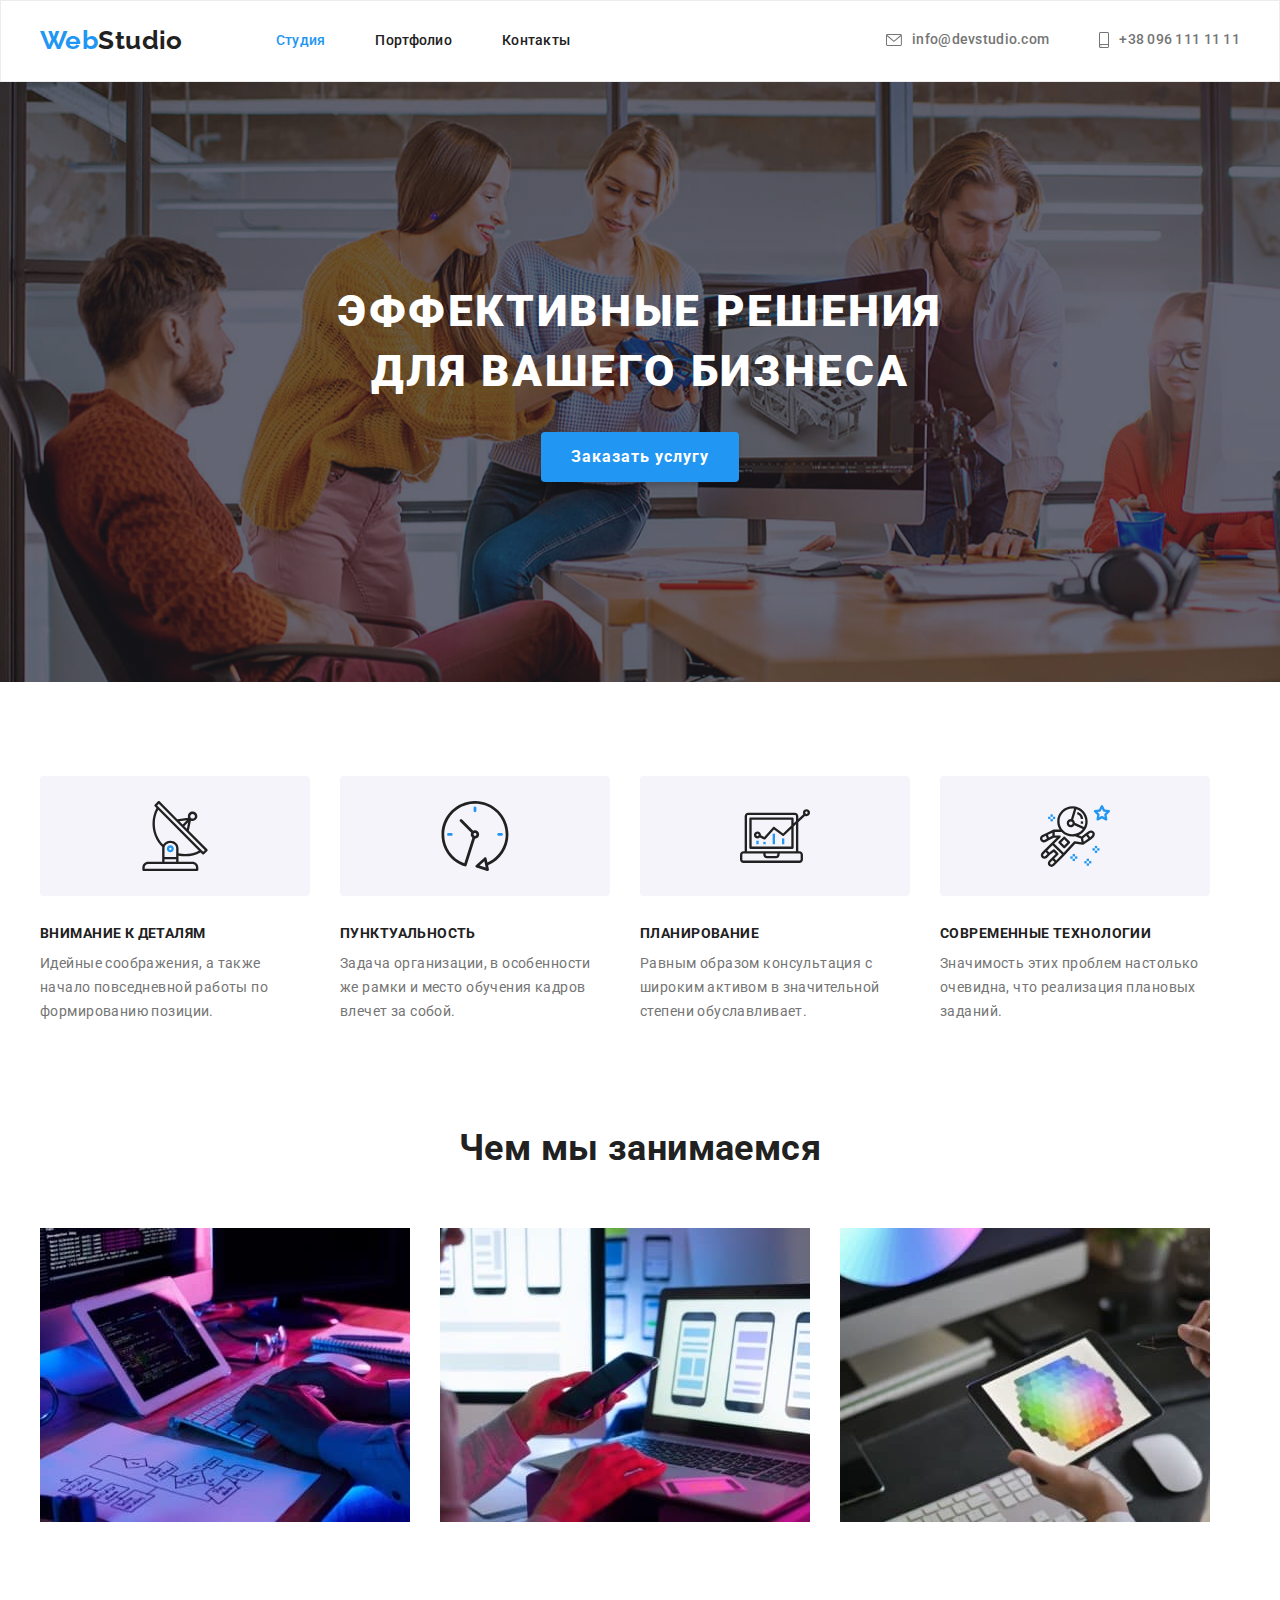
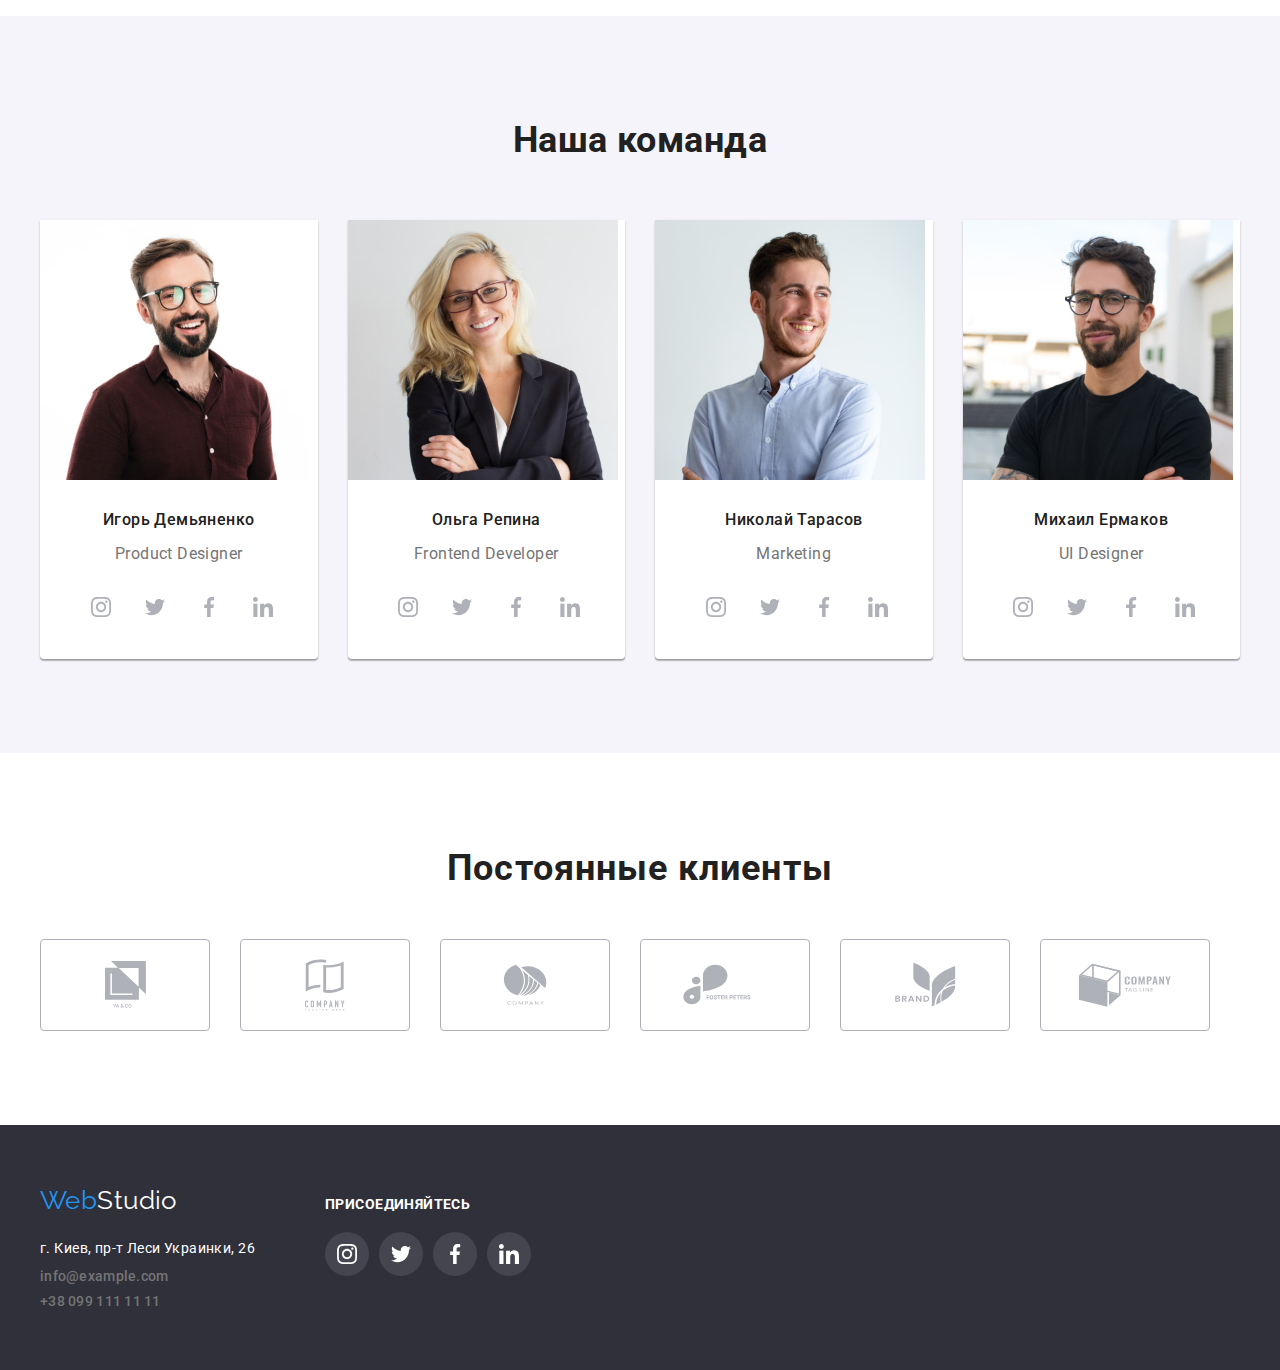
<file: index.html>
<!DOCTYPE html>
<html lang="en">
  <head>
    <meta charset="UTF-8" />
    <meta http-equiv="X-UA-Compatible" content="IE=edge" />
    <meta name="viewport" content="width=device-width, initial-scale=1.0" />
    <title>WebStudio</title>
    <link rel="preconnect" href="https://fonts.gstatic.com" />
    <link
      href="https://fonts.googleapis.com/css2?family=Raleway:wght@700&family=Roboto:wght@400;500;700;900&display=swap"
      rel="stylesheet"
    />
    <link
      rel="stylesheet"
      href="https://cdnjs.cloudflare.com/ajax/libs/modern-normalize/0.2.0/modern-normalize.min.css"
      integrity="sha512-sqIVMkf5f8XGYI/UZYGs7wODxlUeoj9JknataPfUwtvrSKWMHrMXGZ7Evb6nabFYJQG15vFFyALe6r0nWCD1Ug=="
      crossorigin="anonymous"
    />
    <link rel="stylesheet" href="./css/style.css" />
  </head>

  <!-- BODY -->

  <body>
    <!-- HEADER -->
    <header class="header">
      <div class="container header-container">
        <!--NAVIGATION-->
        <nav class="menu-nav">
          <!--LOGO-->
          <a class="logo-header link" href="/index.html">
            <span class="logo-word">Web</span>Studio
          </a>
          <!--MENU-->
          <ul class="menu list">
            <li class="menu-item">
              <a class="menu-link link studio" href="./index.html">Студия</a>
            </li>
            <li class="menu-item">
              <a class="menu-link link" href="./portfolio.html">Портфолио</a>
            </li>
            <li class="menu-item">
              <a class="menu-link link" href="http://">Контакты</a>
            </li>
          </ul>
        </nav>

        <!--CONTACTS-->
        <ul class="contact-list list">
          <li>
            <a class="mail-link link" href="mailto:info@devstudio.com"
              ><svg class="mail-icon">
                <use href="./images/sprite.svg#icon-envelope"></use>
              </svg>
              info@devstudio.com</a
            >
          </li>
          <li>
            <a class="tel-link link" href="tel:++380961111111"
              ><svg class="smartphone-icon">
                <use href="./images/sprite.svg#icon-smartphone"></use>
              </svg>
              +38 096 111 11 11</a
            >
          </li>
        </ul>
      </div>
    </header>
    <!--END HEADER -->

    <!-- MAIN CONTENT -->
    <main>
      <!-- SECTION ONE - HERO -->

      <section class="hero">
        <div class="container hero-container">
          <h1 class="hero-text">
            Эффективные решения<br />
            для вашего бизнеса
          </h1>
          <button class="modal-btn" type="button">Заказать услугу</button>
        </div>
      </section>

      <!-- SECTION TWO - OUR WORK -->

      <section class="section our-work">
        <div class="container">
          <ul class="our-work-list list">
            <li class="our-work-list-item">
              <!-- icons -->
              <div class="our-work-icon-div">
                <svg class="our-work-icon" width="" height="">
                  <use href="./images/sprite.svg#icon-antenna"></use>
                </svg>
              </div>
              <!-- end icons -->
              <h3 class="our-work-list-item-h3">Внимание к деталям</h3>
              <p class="our-work-list-item-p">
                Идейные соображения, а также начало повседневной работы по
                формированию позиции.
              </p>
            </li>
            <li class="our-work-list-item">
              <!-- icons -->
              <div class="our-work-icon-div">
                <svg class="our-work-icon" width="" height="">
                  <use href="./images/sprite.svg#icon-clock"></use>
                </svg>
              </div>
              <!-- end icons -->
              <h3 class="our-work-list-item-h3">Пунктуальность</h3>
              <p class="our-work-list-item-p">
                Задача организации, в особенности же рамки и место обучения
                кадров влечет за собой.
              </p>
            </li>
            <li class="our-work-list-item">
              <!-- icons -->
              <div class="our-work-icon-div">
                <svg class="our-work-icon" width="" height="">
                  <use href="./images/sprite.svg#icon-diagram"></use>
                </svg>
              </div>
              <!-- end icons -->
              <h3 class="our-work-list-item-h3">Планирование</h3>
              <p class="our-work-list-item-p">
                Равным образом консультация с широким активом в значительной
                степени обуславливает.
              </p>
            </li>
            <li class="our-work-list-item">
              <!-- icons -->
              <div class="our-work-icon-div">
                <svg class="our-work-icon" width="" height="">
                  <use href="./images/sprite.svg#icon-astronaut"></use>
                </svg>
              </div>
              <!-- end icons -->
              <h3 class="our-work-list-item-h3">Современные технологии</h3>
              <p class="our-work-list-item-p">
                Значимость этих проблем настолько очевидна, что реализация
                плановых заданий.
              </p>
            </li>
          </ul>
        </div>
      </section>

      <!-- OUR WORK IMAGES-->
      <section class="section our-work-images">
        <div class="container">
          <h2 class="our-work-team-h2">Чем мы занимаемся</h2>
          <ul class="our-work-imgs list">
            <li class="our-work-imgs-item">
              <img
                src="./images/pictures/print.jpg"
                alt="человек печатает на клавиатуре"
                width="370"
                height="294"
              />
            </li>
            <li class="our-work-imgs-item">
              <img
                src="./images/pictures/smartphone.jpg"
                alt="человек смотрит в смартфон"
                width="370"
                height="294"
              />
            </li>
            <li class="our-work-imgs-item">
              <img
                src="./images/pictures/choise.jpg"
                alt="человек выбирает цвет на планшете"
                width="370"
                height="294"
              />
            </li>
          </ul>
        </div>
      </section>

      <!-- SECTION THREE - TEAM -->
      <section class="section team">
        <div class="container">
          <h2 class="our-work-team-h2">Наша команда</h2>
          <ul class="team-list list">
            <li class="team-list-item">
              <img
                src="./images/team/productdesigner.jpg"
                alt="Игорь Демьяненко"
                width="270"
                height="260"
              />
              <div class="card">
                <h3 class="team-list-item-h3">Игорь Демьяненко</h3>
                <p class="team-list-item-p">Product Designer</p>
                <ul class="list team-social-list">
                  <li class="team-social-list-item">
                    <a href="#" class="team-social-list-item-link">
                      <svg class="social-icon" width="20" height="20">
                        <use href="./images/sprite.svg#icon-instagram"></use>
                      </svg>
                    </a>
                  </li>
                  <li class="team-social-list-item">
                    <a href="#" class="team-social-list-item-link">
                      <svg class="social-icon" width="20" height="20">
                        <use href="./images/sprite.svg#icon-twitter"></use>
                      </svg>
                    </a>
                  </li>
                  <li class="team-social-list-item">
                    <a href="#" class="team-social-list-item-link">
                      <svg class="social-icon" width="20" height="20">
                        <use href="./images/sprite.svg#icon-facebook"></use>
                      </svg>
                    </a>
                  </li>
                  <li class="team-social-list-item">
                    <a href="#" class="team-social-list-item-link">
                      <svg class="social-icon" width="20" height="20">
                        <use href="./images/sprite.svg#icon-linkedin"></use>
                      </svg>
                    </a>
                  </li>
                </ul>
              </div>
            </li>
            <li class="team-list-item">
              <img
                src="./images/team/frontenddev.jpg"
                alt="Ольга Репина"
                width="270"
                height="260"
              />
              <div class="card">
                <h3 class="team-list-item-h3">Ольга Репина</h3>
                <p class="team-list-item-p">Frontend Developer</p>
                <ul class="list team-social-list">
                  <li class="team-social-list-item">
                    <a href="#" class="team-social-list-item-link">
                      <svg class="social-icon" width="20" height="20">
                        <use href="./images/sprite.svg#icon-instagram"></use>
                      </svg>
                    </a>
                  </li>
                  <li class="team-social-list-item">
                    <a href="#" class="team-social-list-item-link">
                      <svg class="social-icon" width="20" height="20">
                        <use href="./images/sprite.svg#icon-twitter"></use>
                      </svg>
                    </a>
                  </li>
                  <li class="team-social-list-item">
                    <a href="#" class="team-social-list-item-link">
                      <svg class="social-icon" width="20" height="20">
                        <use href="./images/sprite.svg#icon-facebook"></use>
                      </svg>
                    </a>
                  </li>
                  <li class="team-social-list-item">
                    <a href="#" class="team-social-list-item-link">
                      <svg class="social-icon" width="20" height="20">
                        <use href="./images/sprite.svg#icon-linkedin"></use>
                      </svg>
                    </a>
                  </li>
                </ul>
              </div>
            </li>
            <li class="team-list-item">
              <img
                src="./images/team/marketing.jpg"
                alt="Николай Тарасов"
                width="270"
                height="260"
              />
              <div class="card">
                <h3 class="team-list-item-h3">Николай Тарасов</h3>
                <p class="team-list-item-p">Marketing</p>
                <ul class="list team-social-list">
                  <li class="team-social-list-item">
                    <a href="#" class="team-social-list-item-link">
                      <svg class="social-icon" width="20" height="20">
                        <use href="./images/sprite.svg#icon-instagram"></use>
                      </svg>
                    </a>
                  </li>
                  <li class="team-social-list-item">
                    <a href="#" class="team-social-list-item-link">
                      <svg class="social-icon" width="20" height="20">
                        <use href="./images/sprite.svg#icon-twitter"></use>
                      </svg>
                    </a>
                  </li>
                  <li class="team-social-list-item">
                    <a href="#" class="team-social-list-item-link">
                      <svg class="social-icon" width="20" height="20">
                        <use href="./images/sprite.svg#icon-facebook"></use>
                      </svg>
                    </a>
                  </li>
                  <li class="team-social-list-item">
                    <a href="#" class="team-social-list-item-link">
                      <svg class="social-icon" width="20" height="20">
                        <use href="./images/sprite.svg#icon-linkedin"></use>
                      </svg>
                    </a>
                  </li>
                </ul>
              </div>
            </li>
            <li class="team-list-item">
              <img
                src="./images/team/uidesigner.jpg"
                alt="Михаил Ермаков"
                width="270"
                height="260"
              />
              <div class="card">
                <h3 class="team-list-item-h3">Михаил Ермаков</h3>
                <p class="team-list-item-p">UI Designer</p>
                <ul class="list team-social-list">
                  <li class="team-social-list-item">
                    <a href="#" class="team-social-list-item-link">
                      <svg class="social-icon" width="20" height="20">
                        <use href="./images/sprite.svg#icon-instagram"></use>
                      </svg>
                    </a>
                  </li>
                  <li class="team-social-list-item">
                    <a href="#" class="team-social-list-item-link">
                      <svg class="social-icon" width="20" height="20">
                        <use href="./images/sprite.svg#icon-twitter"></use>
                      </svg>
                    </a>
                  </li>
                  <li class="team-social-list-item">
                    <a href="#" class="team-social-list-item-link">
                      <svg class="social-icon" width="20" height="20">
                        <use href="./images/sprite.svg#icon-facebook"></use>
                      </svg>
                    </a>
                  </li>
                  <li class="team-social-list-item">
                    <a href="#" class="team-social-list-item-link">
                      <svg class="social-icon" width="20" height="20">
                        <use href="./images/sprite.svg#icon-linkedin"></use>
                      </svg>
                    </a>
                  </li>
                </ul>
              </div>
            </li>
          </ul>
        </div>
      </section>

      <!-- SECTION FOUR - ICONS TEAM -->
      <section class="section">
        <div class="container icons-team-div">
          <h2 class="icons-title">Постоянные клиенты</h2>
          <ul class="list icons-team-ulist">
            <li class="icons-team-list-item">
              <a href="#" class="icon-team-list-link">
                <svg class="group-team-icon" width="41" height="47">
                  <use href="./images/sprite.svg#icon-group-six"></use>
                </svg>
              </a>
            </li>
            <li class="icons-team-list-item">
              <a href="#" class="icon-team-list-link">
                <svg class="group-team-icon" width="40" height="52">
                  <use href="./images/sprite.svg#icon-group-one"></use>
                </svg>
              </a>
            </li>
            <li class="icons-team-list-item">
              <a href="#" class="icon-team-list-link">
                <svg class="group-team-icon" width="44" height="41">
                  <use href="./images/sprite.svg#icon-group-two"></use>
                </svg>
              </a>
            </li>
            <li class="icons-team-list-item">
              <a href="#" class="icon-team-list-link">
                <svg class="group-team-icon" width="84" height="41">
                  <use href="./images/sprite.svg#icon-group-three"></use>
                </svg>
              </a>
            </li>
            <li class="icons-team-list-item">
              <a href="#" class="icon-team-list-link">
                <svg class="group-team-icon" width="63" height="45">
                  <use href="./images/sprite.svg#icon-group-four"></use>
                </svg>
              </a>
            </li>
            <li class="icons-team-list-item">
              <a href="#" class="icon-team-list-link">
                <svg class="group-team-icon" width="94" height="44">
                  <use href="./images/sprite.svg#icon-group-five"></use>
                </svg>
              </a>
            </li>
          </ul>
        </div>
      </section>
    </main>

    <!-- FOOTER -->

    <footer class="footer">
      <div class="container footer-container">
        <div class="footer-left-container">
          <!--LOGO -->
          <div class="footer-logo-div">
            <a class="footer-logo link" href="/index.html">
              <span class="logo-word">Web</span>Studio
            </a>
          </div>
          <!-- CONTACTS -->

          <address class="logo-footer address">
            <ul class="list">
              <li class="address-link">
                <a
                  class="link"
                  href="https://goo.gl/maps/H4tPE2jpk2JbAKVr9"
                  target="_blank"
                  rel="noopener noreferrer"
                >
                  г. Киев, пр-т Леси Украинки, 26
                </a>
              </li>
              <li class="address-link">
                <a class="mail-link link" href="mailto:info@example.com">
                  info@example.com
                </a>
              </li>
              <li class="address-link">
                <a class="tel-link link" href="tel:+380991111111">
                  +38 099 111 11 11
                </a>
              </li>
            </ul>
          </address>
        </div>
        <!-- END CONTACTS -->

        <!-- SOCIAL IKONS -->
        <div class="footer-social-container">
          <h3 class="footer-social-title">Присоединяйтесь</h3>
          <ul class="list footer-social-list">
            <li class="footer-social-list-item">
              <a href="#" class="footer-social-list-item-link">
                <svg class="footer-social-icon" width="20" height="20">
                  <use href="./images/sprite.svg#icon-instagram"></use>
                </svg>
              </a>
            </li>
            <li class="footer-social-list-item">
              <a href="#" class="footer-social-list-item-link">
                <svg class="footer-social-icon" width="20" height="20">
                  <use href="./images/sprite.svg#icon-twitter"></use>
                </svg>
              </a>
            </li>
            <li class="footer-social-list-item">
              <a href="#" class="footer-social-list-item-link">
                <svg class="footer-social-icon" width="20" height="20">
                  <use href="./images/sprite.svg#icon-facebook"></use>
                </svg>
              </a>
            </li>
            <li class="footer-social-list-item">
              <a href="#" class="footer-social-list-item-link">
                <svg class="footer-social-icon" width="20" height="20">
                  <use href="./images/sprite.svg#icon-linkedin"></use>
                </svg>
              </a>
            </li>
          </ul>
        </div>
      </div>
    </footer>
  </body>
</html>
</file>
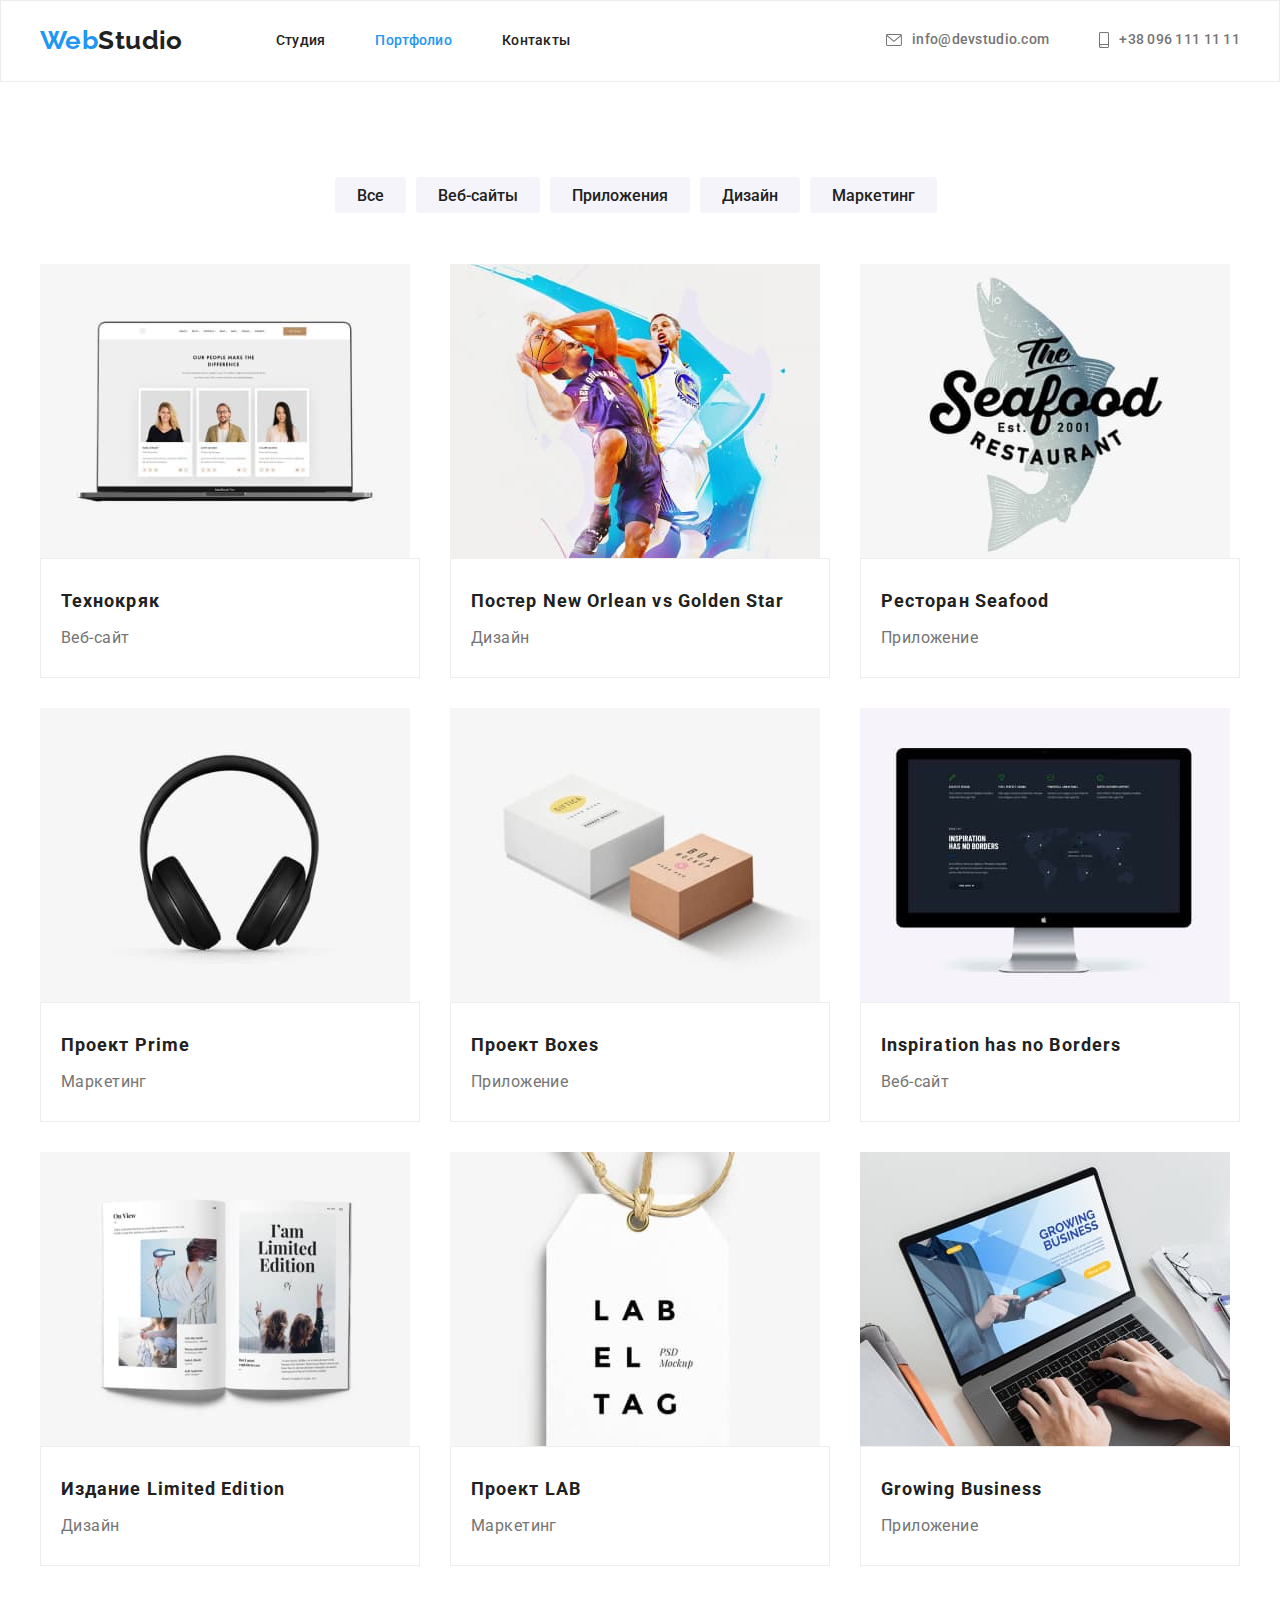
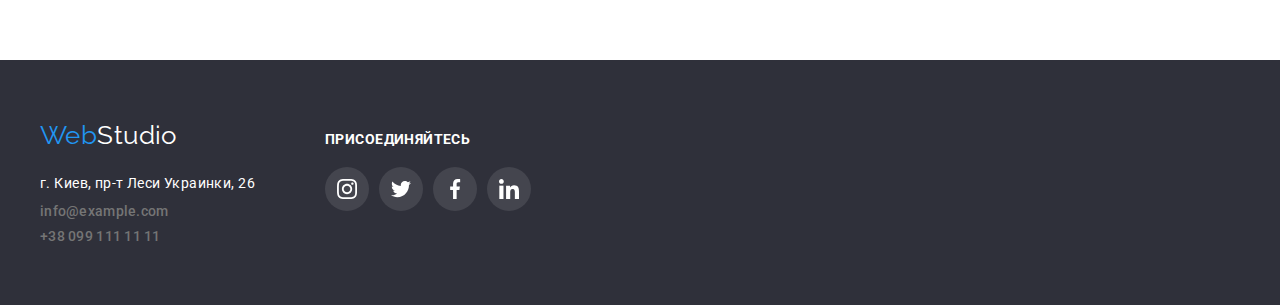
<file: portfolio.html>
<!DOCTYPE html>
<html lang="en">
  <head>
    <meta charset="UTF-8" />
    <meta http-equiv="X-UA-Compatible" content="IE=edge" />
    <meta name="viewport" content="width=device-width, initial-scale=1.0" />
    <title>Portfolio</title>
    <link rel="preconnect" href="https://fonts.gstatic.com" />
    <link
      href="https://fonts.googleapis.com/css2?family=Raleway:wght@700&family=Roboto:wght@400;500;700;900&display=swap"
      rel="stylesheet"
    />
    <link
      rel="stylesheet"
      href="https://cdnjs.cloudflare.com/ajax/libs/modern-normalize/0.2.0/modern-normalize.min.css"
      integrity="sha512-sqIVMkf5f8XGYI/UZYGs7wODxlUeoj9JknataPfUwtvrSKWMHrMXGZ7Evb6nabFYJQG15vFFyALe6r0nWCD1Ug=="
      crossorigin="anonymous"
    />
    <link rel="stylesheet" href="./css/style.css" />
  </head>

  <!-- BODY -->

  <body>
    <!-- HEADER -->
    <header class="header">
      <div class="container header-container">
        <!--NAVIGATION-->
        <nav class="menu-nav">
          <!--LOGO-->
          <a class="logo-header link" href="/index.html">
            <span class="logo-word">Web</span>Studio
          </a>
          <!--MENU-->
          <ul class="menu list">
            <li class="menu-item">
              <a class="menu-link link" href="./index.html">Студия</a>
            </li>
            <li class="menu-item">
              <a class="menu-link link portfolio" href="./portfolio.html"
                >Портфолио</a
              >
            </li>
            <li class="menu-item">
              <a class="menu-link link" href="http://">Контакты</a>
            </li>
          </ul>
        </nav>

        <!--CONTACTS-->
        <ul class="contact-list list">
          <li>
            <a class="mail-link link" href="mailto:info@devstudio.com"
              ><svg class="mail-icon">
                <use href="./images/sprite.svg#icon-envelope"></use>
              </svg>
              info@devstudio.com</a
            >
          </li>
          <li>
            <a class="tel-link link" href="tel:++380961111111"
              ><svg class="smartphone-icon">
                <use href="./images/sprite.svg#icon-smartphone"></use>
              </svg>
              +38 096 111 11 11</a
            >
          </li>
        </ul>
      </div>
    </header>
    <!--END HEADER -->

    <!-- MAIN CONTENT -->
    <main>
      <section class="section">
        <div class="container">
          <!-- SECTION ONE - BUTTONS LIST -->
          <ul class="btn-list list">
            <li class="btn-list-item">
              <button class="btn-list-item-prtf" type="button">Все</button>
            </li>
            <li class="btn-list-item">
              <button class="btn-list-item-prtf" type="button">
                Веб-сайты
              </button>
            </li>
            <li class="btn-list-item">
              <button class="btn-list-item-prtf" type="button">
                Приложения
              </button>
            </li>
            <li class="btn-list-item">
              <button class="btn-list-item-prtf" type="button">Дизайн</button>
            </li>
            <li class="btn-list-item">
              <button class="btn-list-item-prtf" type="button">
                Маркетинг
              </button>
            </li>
          </ul>
          <!-- END BTN LIST -->

          <!-- SECTION TWO - IMAGES GALLERY -->
          <ul class="img-gallery list">
            <li class="img-gallery-item">
              <img
                src="./images/portfolio-images/img.jpg"
                alt=""
                width="370"
                height="294"
              />
              <div class="img-gallery-card">
                <h3 class="img-gallery-item-h3">Технокряк</h3>
                <p class="img-gallery-item-p">Веб-сайт</p>
              </div>
            </li>
            <li class="img-gallery-item">
              <img
                src="./images/portfolio-images/img-1.jpg"
                alt=""
                width="370"
                height="294"
              />
              <div class="img-gallery-card">
                <h3 class="img-gallery-item-h3">
                  Постер New Orlean vs Golden Star
                </h3>
                <p class="img-gallery-item-p">Дизайн</p>
              </div>
            </li>
            <li class="img-gallery-item">
              <img
                src="./images/portfolio-images/img-2.jpg"
                alt=""
                width="370"
                height="294"
              />
              <div class="img-gallery-card">
                <h3 class="img-gallery-item-h3">Ресторан Seafood</h3>
                <p class="img-gallery-item-p">Приложение</p>
              </div>
            </li>
            <li class="img-gallery-item">
              <img
                src="./images/portfolio-images/img-3.jpg"
                alt=""
                width="370"
                height="294"
              />
              <div class="img-gallery-card">
                <h3 class="img-gallery-item-h3">Проект Prime</h3>
                <p class="img-gallery-item-p">Маркетинг</p>
              </div>
            </li>
            <li class="img-gallery-item">
              <img
                src="./images/portfolio-images/img-4.jpg"
                alt=""
                width="370"
                height="294"
              />
              <div class="img-gallery-card">
                <h3 class="img-gallery-item-h3">Проект Boxes</h3>
                <p class="img-gallery-item-p">Приложение</p>
              </div>
            </li>
            <li class="img-gallery-item">
              <img
                src="./images/portfolio-images/img-5.jpg"
                alt=""
                width="370"
                height="294"
              />
              <div class="img-gallery-card">
                <h3 class="img-gallery-item-h3">Inspiration has no Borders</h3>
                <p class="img-gallery-item-p">Веб-сайт</p>
              </div>
            </li>
            <li class="img-gallery-item">
              <img
                src="./images/portfolio-images/img-6.jpg"
                alt=""
                width="370"
                height="294"
              />
              <div class="img-gallery-card">
                <h3 class="img-gallery-item-h3">Издание Limited Edition</h3>
                <p class="img-gallery-item-p">Дизайн</p>
              </div>
            </li>
            <li class="img-gallery-item">
              <img
                src="./images/portfolio-images/img-7.jpg"
                alt=""
                width="370"
                height="294"
              />
              <div class="img-gallery-card">
                <h3 class="img-gallery-item-h3">Проект LAB</h3>
                <p class="img-gallery-item-p">Маркетинг</p>
              </div>
            </li>
            <li class="img-gallery-item">
              <img
                src="./images/portfolio-images/img-8.jpg"
                alt=""
                width="370"
                height="294"
              />
              <div class="img-gallery-card">
                <h3 class="img-gallery-item-h3">Growing Business</h3>
                <p class="img-gallery-item-p">Приложение</p>
              </div>
            </li>
          </ul>
          <!-- END IMAGES -->
        </div>
      </section>
    </main>

    <!-- FOOTER -->

    <footer class="footer">
      <div class="container footer-container">
        <div class="footer-left-container">
          <!--LOGO -->
          <div class="footer-logo-div">
            <a class="footer-logo link" href="/index.html">
              <span class="logo-word">Web</span>Studio
            </a>
          </div>
          <!-- CONTACTS -->

          <address class="logo-footer address">
            <ul class="list">
              <li class="address-link">
                <a
                  class="link"
                  href="https://goo.gl/maps/H4tPE2jpk2JbAKVr9"
                  target="_blank"
                  rel="noopener noreferrer"
                >
                  г. Киев, пр-т Леси Украинки, 26
                </a>
              </li>
              <li class="address-link">
                <a class="mail-link link" href="mailto:info@example.com">
                  info@example.com
                </a>
              </li>
              <li class="address-link">
                <a class="tel-link link" href="tel:+380991111111">
                  +38 099 111 11 11
                </a>
              </li>
            </ul>
          </address>
        </div>
        <!-- END CONTACTS -->

        <!-- SOCIAL IKONS -->
        <div class="footer-social-container">
          <h3 class="footer-social-title">Присоединяйтесь</h3>
          <ul class="list footer-social-list">
            <li class="footer-social-list-item">
              <a href="#" class="footer-social-list-item-link">
                <svg class="footer-social-icon" width="20" height="20">
                  <use href="./images/sprite.svg#icon-instagram"></use>
                </svg>
              </a>
            </li>
            <li class="footer-social-list-item">
              <a href="#" class="footer-social-list-item-link">
                <svg class="footer-social-icon" width="20" height="20">
                  <use href="./images/sprite.svg#icon-twitter"></use>
                </svg>
              </a>
            </li>
            <li class="footer-social-list-item">
              <a href="#" class="footer-social-list-item-link">
                <svg class="footer-social-icon" width="20" height="20">
                  <use href="./images/sprite.svg#icon-facebook"></use>
                </svg>
              </a>
            </li>
            <li class="footer-social-list-item">
              <a href="#" class="footer-social-list-item-link">
                <svg class="footer-social-icon" width="20" height="20">
                  <use href="./images/sprite.svg#icon-linkedin"></use>
                </svg>
              </a>
            </li>
          </ul>
        </div>
      </div>
    </footer>
  </body>
</html>
</file>
<file: css/style.css>
:root {
  --main-font: "Roboto", sans-serif;
  --secondary-font: "Raleway", sans-serif;
  --main-bcgrnd-color: #ffffff;
  --font-heading-color: #212121;
  --font-paragraph-color: #757575;
  --main-and-footer-bcgrnd-color: #2f303a;
  --font—btn-accent-color: #2196f3;
  --btn-click-on-color: #188ce8;
  --btn-portfolio-color: #f5f4fa;
  --team-bcrnd-color: #f5f4fa;
  --social-icon-main-color: #afb1b8;
  --background-image-color: #c4c4c4;
  --backgroung-image-overlay: rgba(47, 48, 58, 0.4);
  --background-icon-color: #f5f4fa;
}
/* BASE RESET */
h1,
h2,
h3,
h4,
h5,
h6,
p {
  margin-top: 0;
  margin-bottom: 0;
}
ul,
ol {
  margin-top: 0;
  margin-bottom: 0;
  padding-left: 0;
}
img {
  display: block;
}
.list {
  list-style: none;
}
.link {
  text-decoration: none;
  color: var(--main-bcgrnd-color);
}
.section {
  padding-top: 94px;
  padding-bottom: 94px;
}
/* DIV Class = CONTAINER center content */
.container {
  width: 1200px;
  padding-left: 15px;
  padding-right: 15px;
  margin: 0 auto;
}

/* BODY */
body {
  font-family: var(--main-font);
  background-color: var(--main-bcgrnd-color);
  color: var(--font-heading-color);
  font-size: 14px;
  letter-spacing: 0.03em;
  margin: 0 auto;
}

/* HEADER */
.header {
  padding-top: 24px;
  padding-bottom: 25px;
  background-color: var(--main-bcgrnd-color);
  border: 1px solid #ececec;
}
.header-container {
  display: flex;
  justify-content: space-between;
}
.menu-nav {
  display: flex;
  align-items: center;
}
.menu {
  display: flex;
}
.menu-item:not(:last-child) {
  margin-right: 50px;
}
.menu-link {
  font-family: "Roboto", sans-serif;
  font-weight: 500;
  line-height: 1.14;
  letter-spacing: 0.02em;
  color: var(--font-heading-color);
}
.menu-link:hover,
.menu-link:focus {
  color: var(--font—btn-accent-color);
}
/* contacts */
.contact-list {
  display: flex;
  align-items: center;
}
.mail-icon {
  width: 16px;
  height: 12px;
  margin-right: 10px;
}
.smartphone-icon {
  width: 10px;
  height: 16px;
  margin-right: 10px;
}
.mail-link {
  font-family: "Roboto", sans-serif;
  font-weight: 500;
  line-height: 1.14;
  letter-spacing: 0.02em;
  color: var(--font-paragraph-color);
  margin-right: 50px;
  fill: var(--font-paragraph-color);
  display: flex;
  align-items: center;
}
.mail-link:hover,
.mail-link:focus {
  color: var(--font—btn-accent-color);
  fill: var(--font—btn-accent-color);
}
.studio,
.portfolio {
  color: var(--font—btn-accent-color);
}
.tel-link {
  font-family: "Roboto", sans-serif;
  font-weight: 500;
  line-height: 1.14;
  letter-spacing: 0.02em;
  color: var(--font-paragraph-color);
  fill: var(--font-paragraph-color);
  display: flex;
  align-items: center;
}
.tel-link:hover,
.tel-link:focus {
  color: var(--font—btn-accent-color);
  fill: var(--font—btn-accent-color);
}
.logo-header {
  font-family: "Raleway", sans-serif;
  font-weight: 700;
  font-size: 26px;
  line-height: 1.19;
  color: var(--font-heading-color);
  margin-right: 93px;
}
/* END HEADER */

/* MAIN CONTENT */

/* SECTION ONE - HERO */
.hero {
  padding-top: 200px;
  padding-bottom: 200px;
  background-color: var(--background-image-color);
  background-image: linear-gradient(
      var(--backgroung-image-overlay),
      var(--backgroung-image-overlay)
    ),
    url(../images/background-image.jpg);
  background-size: cover;
}
.hero-container {
  display: flex;
  flex-direction: column;
  align-items: center;
}
.hero-text {
  width: 696px;
  margin: 0 auto 30px;
  font-family: "Roboto", sans-serif;
  font-weight: 900;
  font-size: 44px;
  line-height: 1.36;
  text-align: center;
  letter-spacing: 0.06em;
  text-transform: uppercase;
  color: var(--main-bcgrnd-color);
}
/* MODAL BUTTON */
.modal-btn {
  height: 50px;
  font-family: "Roboto", sans-serif;
  font-weight: 700;
  font-size: 16px;
  line-height: 1.875;
  letter-spacing: 0.06em;
  color: var(--main-bcgrnd-color);
  background: var(--font—btn-accent-color);
  box-shadow: 0px 4px 4px rgba(0, 0, 0, 0.15);
  border-radius: 4px;
  cursor: pointer;
  padding: 10px 30px;
  border: 1px;
}
.modal-btn:hover,
.modal-btn:focus {
  background: var(--btn-click-on-color);
  box-shadow: 0px 4px 4px rgba(0, 0, 0, 0.15);
  border-radius: 4px;
}
/* PORTFOLIO - BUTTON */
.btn-list {
  display: flex;
  margin-bottom: 50px;
  justify-content: center;
}
.btn-list-item {
  margin-right: 8px;
}
.btn-list-item-prtf {
  height: 38px;
  font-family: "Roboto", sans-serif;
  font-weight: 500;
  font-size: 16px;
  line-height: 1.625;
  text-align: center;
  color: var(--font-heading-color);
  background: var(--btn-portfolio-color);
  border-radius: 4px;
  padding: 6px 22px;
  border: 1px solid var(--main-bcgrnd-color);
}
.btn-list-item-prtf:hover,
.btn-list-item-prtf:focus {
  cursor: pointer;
  color: var(--main-bcgrnd-color);
  background: var(--font—btn-accent-color);
  /* shadow-middle */
  box-shadow: 0px 3px 1px rgba(0, 0, 0, 0.1), 0px 1px 2px rgba(0, 0, 0, 0.08),
    0px 2px 2px rgba(0, 0, 0, 0.12);
  border-radius: 4px;
}

/* END PORTFOLIO BUTTON */
/* END SECTION ONE - HERO */

/* SECTION TWO - OUR WORK */
.our-work {
  padding-bottom: 0;
}
.our-work-list {
  display: flex;
}
/* li */
.our-work-list-item {
  width: 270px;
}
.our-work-list-item:not(:first-child) {
  margin-left: 30px;
}
/* icons */
.our-work-icon-div {
  display: flex;
  justify-content: center;
  align-items: center;
  width: 270px;
  height: 120px;
  background: var(--background-icon-color);
  border-radius: 4px;
  margin-bottom: 30px;
}
.our-work-icon {
  width: 70px;
  height: 70px;
}
/* end icons */
.our-work-list-item-h3 {
  font-family: "Roboto", sans-serif;
  font-weight: 700;
  font-size: 14px;
  line-height: 1.14;
  text-transform: uppercase;
  color: var(--font-heading-color);
  margin-bottom: 10px;
}
.our-work-list-item-p {
  font-family: "Roboto", sans-serif;
  font-weight: 400;
  line-height: 1.714;
  /* or 171% */
  color: var(--font-paragraph-color);
}

/* OUR WORK IMAGES */
.our-work-team-h2 {
  font-family: "Roboto", sans-serif;
  font-weight: 700;
  font-size: 36px;
  line-height: 1.67;
  text-align: center;
  color: var(--font-heading-color);
  margin-bottom: 50px;
}
.our-work-imgs {
  display: flex;
  flex-wrap: wrap;
  flex-basis: calc((100% - 90px) / 3);
  margin-left: -30px;
  margin-top: -30px;
}
.our-work-imgs-item {
  margin-left: 30px;
  margin-top: 30px;
}
/* END OUR WORK IMAGES */
/* END SECTION TWO - OUR WORK */

/* PORTFOLIO - SECTION TWO - IMAGES GALLERY */
.img-gallery {
  display: flex;
  flex-wrap: wrap;
  margin-right: -30px;
  margin-top: -30px;
}
.img-gallery-card {
  padding: 24px 20px;
  border: 1px solid #eeeeee;
  box-sizing: border-box;
}
.img-gallery-item {
  flex-basis: calc((100% - 90px) / 3);
  margin-right: 30px;
  margin-top: 30px;
}

.img-gallery-item-h3 {
  font-family: "Roboto", sans-serif;
  font-weight: 700;
  font-size: 18px;
  line-height: 2;
  letter-spacing: 0.06em;
  color: var(--font-heading-color);
  margin-bottom: 4px;
}
.img-gallery-item-p {
  font-family: "Roboto", sans-serif;
  font-weight: 400;
  font-size: 16px;
  line-height: 1.875;
  color: var(--font-paragraph-color);
}
.img-gallery-item:hover,
.img-gallery-item:focus {
  cursor: pointer;
  box-shadow: 0px 1px 1px rgba(0, 0, 0, 0.12), 0px 4px 4px rgba(0, 0, 0, 0.06),
    1px 4px 6px rgba(0, 0, 0, 0.16);
}
/* END PORTFOLIO SECTION TWO - IMAGES GALLERY */

/* SECTION THREE - TEAM */
.team {
  background-color: var(--team-bcrnd-color);
}
.team-list {
  display: flex;
  flex-wrap: wrap;
  margin-right: -30px;
  margin-top: -30px;
}
.team-list-item {
  flex-basis: calc((100% - 120px) / 4);
  margin-right: 30px;
  margin-top: 30px;
  background-color: var(--main-bcgrnd-color);
  box-shadow: 0px 1px 3px rgba(0, 0, 0, 0.12), 0px 1px 1px rgba(0, 0, 0, 0.14),
    0px 2px 1px rgba(0, 0, 0, 0.2);
  border-radius: 0px 0px 4px 4px;
}
.card {
  padding: 30px;
}
.team-list-item-h3 {
  font-family: "Roboto", sans-serif;
  font-weight: 500;
  font-size: 16px;
  line-height: 1.188;
  text-align: center;
  color: var(--font-heading-color);
  margin-bottom: 10px;
}
.team-list-item-p {
  font-family: "Roboto", sans-serif;
  font-weight: 400;
  font-size: 16px;
  line-height: 1.88;
  text-align: center;
  color: var(--font-paragraph-color);
  margin-bottom: 16px;
}
/* icons */
/* li */
.team-social-list {
  display: flex;
  width: 200px;
  margin: 0 auto;
}
/* dinamic icon */
.team-social-list-item-link:hover,
.team-social-list-item-link:focus {
  background-color: var(--font—btn-accent-color);
}
.team-social-list-item-link:hover .social-icon,
.team-social-list-item-link:focus .social-icon {
  fill: var(--main-bcgrnd-color);
}
.team-social-list-item:not(:last-child) {
  margin-right: 10px;
}
.team-social-list-item-link {
  display: flex;
  justify-content: center;
  align-items: center;
  width: 44px;
  height: 44px;
  border-radius: 50%;
  background-color: rgba(255, 255, 255, 0.1);
  background-position: center;
  position: relative;
}
.social-icon {
  position: absolute;
  fill: var(--social-icon-main-color);
}

/* END SECTION THREE - TEAM */

/* SECTION FOUR - ICONS TEAM */
/* div */
/* .icons-team-div {} */
/* h2 */
.icons-title {
  font-weight: 700px;
  font-size: 36px;
  line-height: 42px;
  text-align: center;
  letter-spacing: 0.03em;
  color: #212121;
  margin-bottom: 50px;
}
/* ul */
.icons-team-ulist {
  display: flex;
}
/* li */
.icons-team-list-item:not(:last-child) {
  margin-right: 30px;
}
/* a */
.icon-team-list-link {
  display: flex;
  justify-content: center;
  align-items: center;
  width: 170px;
  height: 92px;
  background-color: transparent;
  border: 1px solid #afb1b8;
  box-sizing: border-box;
  border-radius: 4px;
}
.icon-team-list-link:hover,
.icon-team-list-link:focus {
  border: 1px solid var(--font—btn-accent-color);
}
.group-team-icon {
  fill: var(--social-icon-main-color);
}
.icon-team-list-link:hover .group-team-icon,
.icon-team-list-link:focus .group-team-icon {
  fill: var(--font—btn-accent-color);
}
/* END SECTION FOUR - ICONS TEAM */

/* FOOTER */
.footer {
  background-color: var(--main-and-footer-bcgrnd-color);
  padding-top: 60px;
  padding-bottom: 60px;
}
.footer-container {
  display: flex;
  align-items: baseline;
}
.footer-left-container {
  margin-right: 70px;
}
.footer-logo-div {
  margin-bottom: 20px;
}
.footer-logo {
  font-family: "Raleway", sans-serif;
  font-style: normal;
  font-weight: 700px;
  font-size: 26px;
  line-height: 1.19;
  color: var(--main-bcgrnd-color);
}
.logo-word {
  color: var(--font—btn-accent-color);
}
.address-link:not(:last-child) {
  margin-bottom: 9px;
}
.address-link {
  line-height: 24px;
}
.address {
  font-style: normal;
  color: rgba(255, 255, 255, 0.6);
}
/* footer-social-icons */
.footer-social-title {
  font-weight: 700;
  font-size: 14px;
  line-height: 1.143;
  letter-spacing: 0.03em;
  text-transform: uppercase;
  color: var(--main-bcgrnd-color);
  margin-bottom: 20px;
}
/* li */
.footer-social-list {
  display: flex;
  width: 200px;
  margin: 0 auto;
}
.footer-social-list-item-link:hover,
.footer-social-list-item-link:focus {
  background-color: var(--font—btn-accent-color);
  fill: var(--font—btn-accent-color);
}

.footer-social-list-item:not(:last-child) {
  margin-right: 10px;
}
.footer-social-list-item-link {
  display: flex;
  justify-content: center;
  align-items: center;
  width: 44px;
  height: 44px;
  border-radius: 50%;
  background-color: rgba(255, 255, 255, 0.1);
  background-position: center;
  position: relative;
}
.footer-social-icon {
  position: absolute;
  fill: var(--main-bcgrnd-color);
}
</file>
